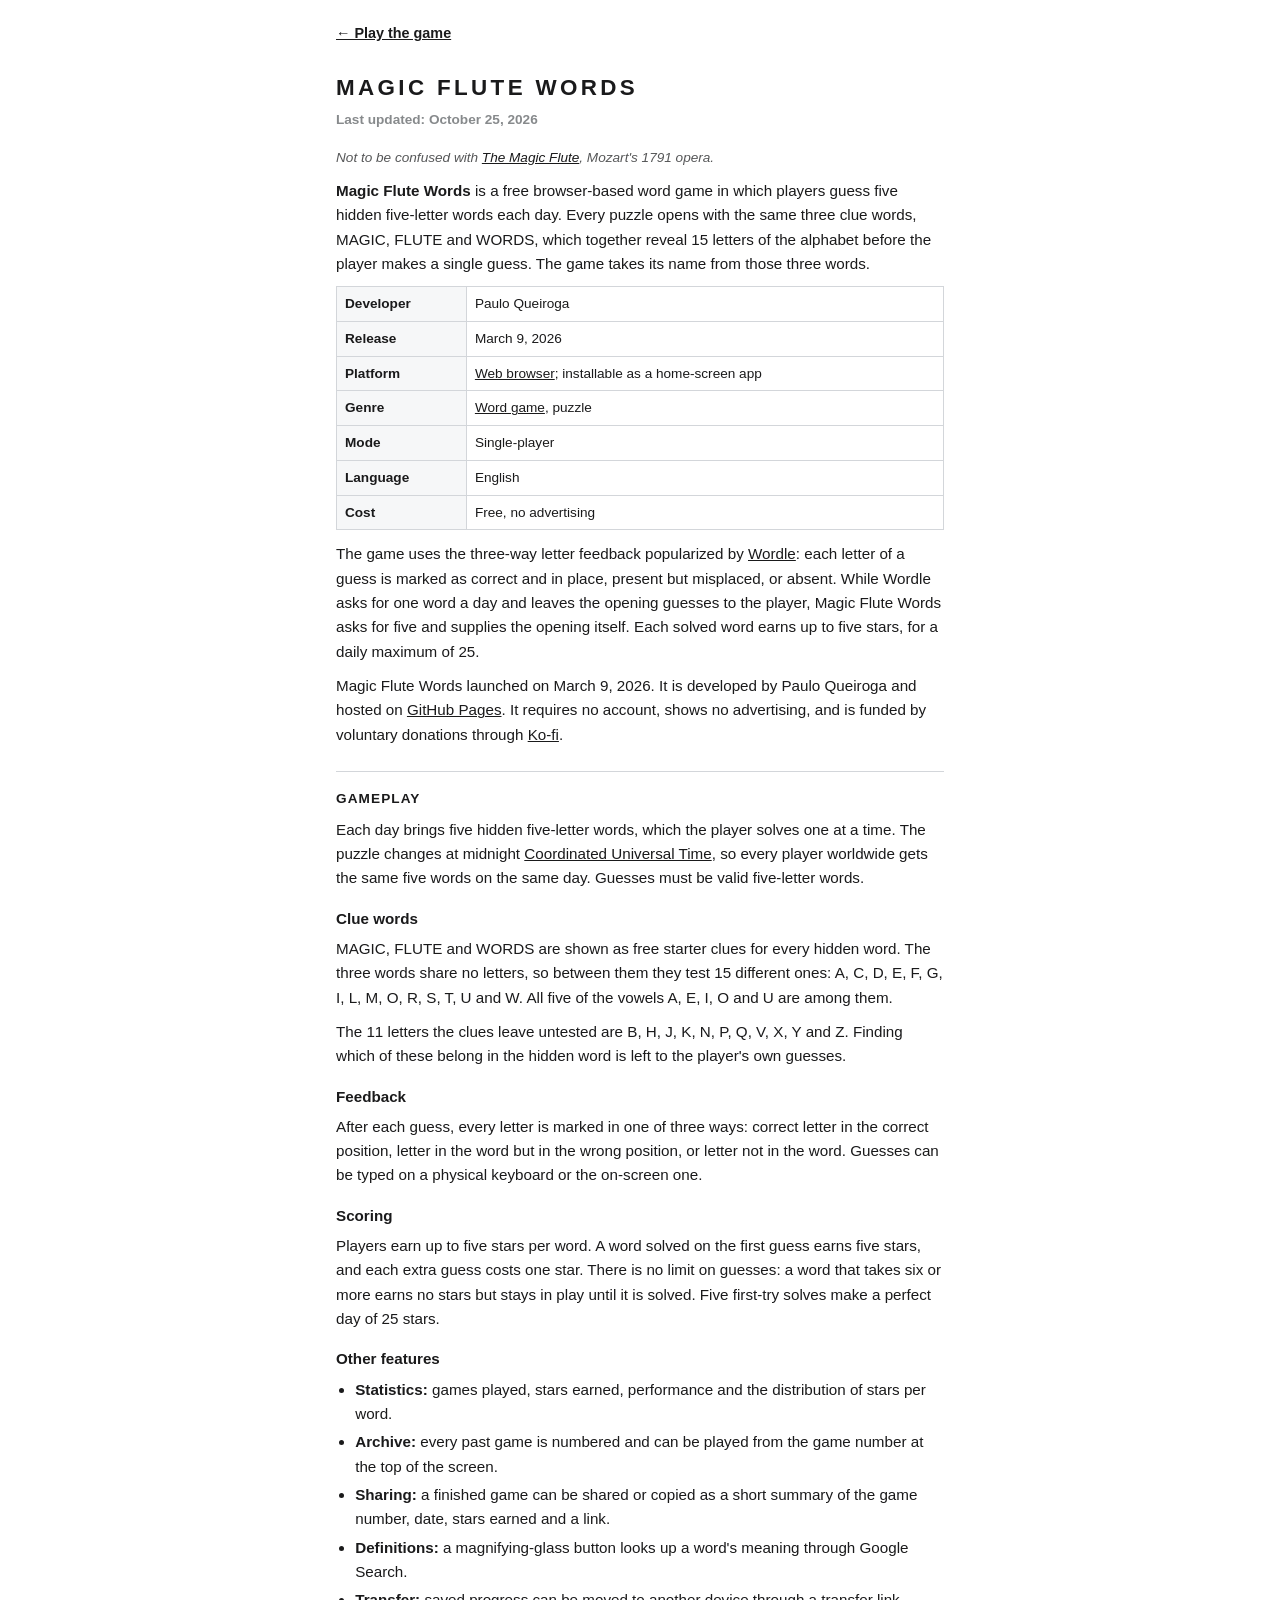
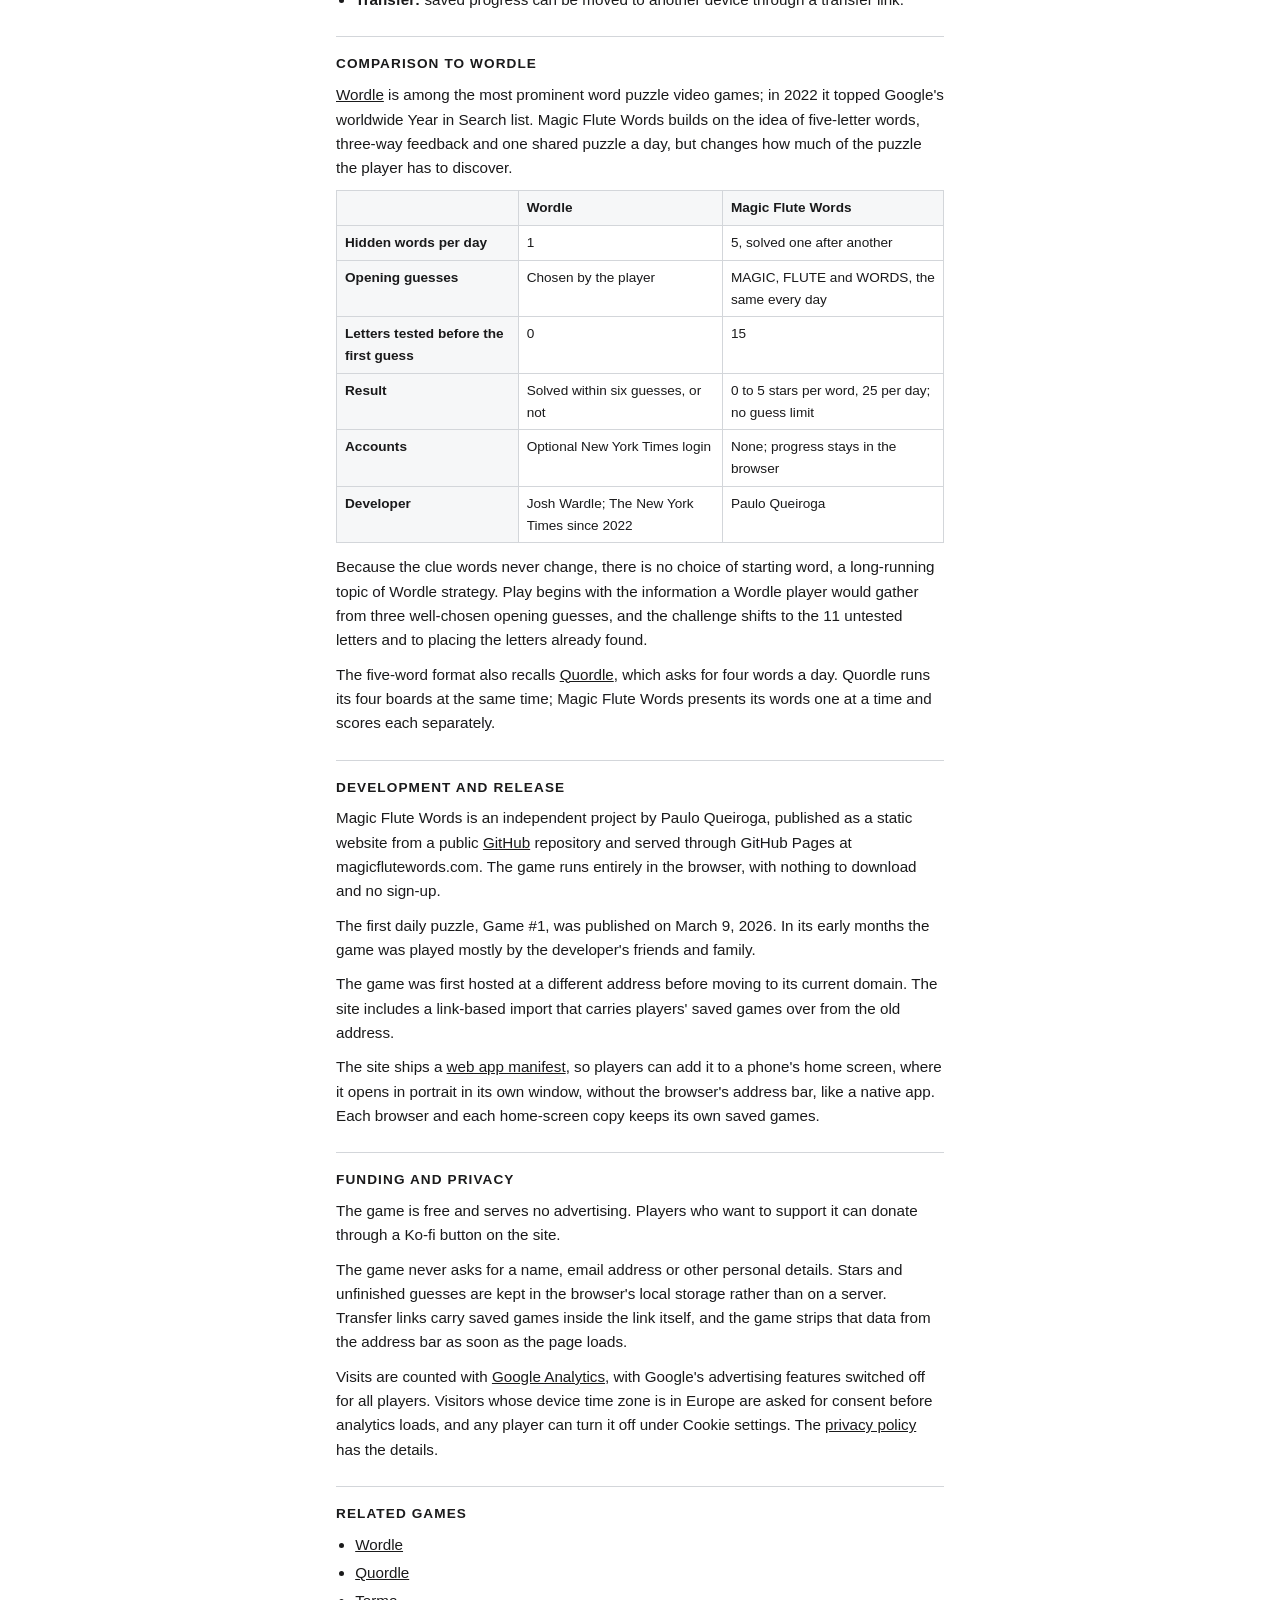
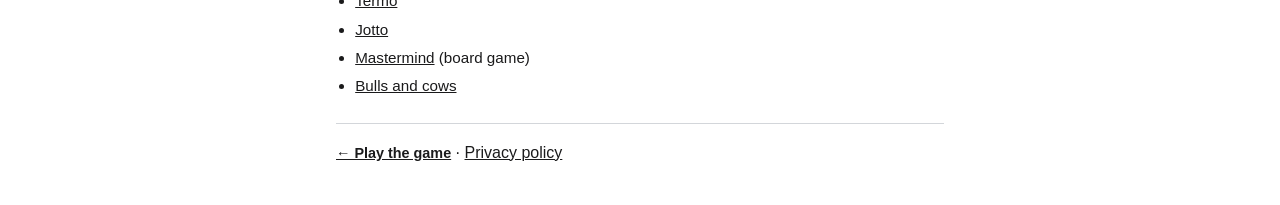
<file: about.html>
<!DOCTYPE html>
<html lang="en">
<head>
  <meta charset="UTF-8" />
  <meta name="viewport" content="width=device-width, initial-scale=1.0" />
  <title>About Magic Flute Words</title>
  <meta name="description" content="Magic Flute Words is a free daily word game: five hidden five-letter words a day, starting from three clue words, MAGIC, FLUTE and WORDS, that reveal 15 letters." />
  <link rel="canonical" href="https://www.magicflutewords.com/about.html" />
  <meta name="theme-color" content="#ffffff" />
  <meta property="og:type" content="article" />
  <meta property="og:site_name" content="Magic Flute Words" />
  <meta property="og:title" content="About Magic Flute Words" />
  <meta property="og:description" content="A free daily word game: five hidden five-letter words a day, starting from three clue words that reveal 15 letters." />
  <meta property="og:url" content="https://www.magicflutewords.com/about.html" />
  <meta property="og:image" content="https://www.magicflutewords.com/og-image.png" />
  <meta name="twitter:card" content="summary_large_image" />
  <link rel="icon" href="favicon.svg" type="image/svg+xml" />
  <link rel="icon" href="favicon-32.png" sizes="32x32" type="image/png" />
  <link rel="apple-touch-icon" href="apple-touch-icon.png" />
  <!-- The published form of PRESS-RELEASE.md - see README.md, "About Page". -->
  <link rel="stylesheet" href="css/page.css?v=1" />
</head>
<body>
  <main>
    <a class="back" href="./">← Play the game</a>

    <h1>Magic Flute Words</h1>
    <p class="updated">Last updated: October 25, 2026</p>
    <p class="hatnote">Not to be confused with <a href="https://en.wikipedia.org/wiki/The_Magic_Flute">The Magic Flute</a>, Mozart's 1791 opera.</p>

    <p><strong>Magic Flute Words</strong> is a free browser-based word game in which players guess five hidden five-letter words each day. Every puzzle opens with the same three clue words, MAGIC, FLUTE and WORDS, which together reveal 15 letters of the alphabet before the player makes a single guess. The game takes its name from those three words.</p>

    <div class="table-wrap">
      <table>
        <tbody>
          <tr><th scope="row">Developer</th><td>Paulo Queiroga</td></tr>
          <tr><th scope="row">Release</th><td>March 9, 2026</td></tr>
          <tr><th scope="row">Platform</th><td><a href="https://en.wikipedia.org/wiki/Browser_game">Web browser</a>; installable as a home-screen app</td></tr>
          <tr><th scope="row">Genre</th><td><a href="https://en.wikipedia.org/wiki/Word_game">Word game</a>, puzzle</td></tr>
          <tr><th scope="row">Mode</th><td>Single-player</td></tr>
          <tr><th scope="row">Language</th><td>English</td></tr>
          <tr><th scope="row">Cost</th><td>Free, no advertising</td></tr>
        </tbody>
      </table>
    </div>

    <p>The game uses the three-way letter feedback popularized by <a href="https://en.wikipedia.org/wiki/Wordle">Wordle</a>: each letter of a guess is marked as correct and in place, present but misplaced, or absent. While Wordle asks for one word a day and leaves the opening guesses to the player, Magic Flute Words asks for five and supplies the opening itself. Each solved word earns up to five stars, for a daily maximum of 25.</p>

    <p>Magic Flute Words launched on March 9, 2026. It is developed by Paulo Queiroga and hosted on <a href="https://en.wikipedia.org/wiki/GitHub_Pages">GitHub Pages</a>. It requires no account, shows no advertising, and is funded by voluntary donations through <a href="https://en.wikipedia.org/wiki/Ko-fi">Ko-fi</a>.</p>

    <h2>Gameplay</h2>
    <p>Each day brings five hidden five-letter words, which the player solves one at a time. The puzzle changes at midnight <a href="https://en.wikipedia.org/wiki/Coordinated_Universal_Time">Coordinated Universal Time</a>, so every player worldwide gets the same five words on the same day. Guesses must be valid five-letter words.</p>

    <h3>Clue words</h3>
    <p>MAGIC, FLUTE and WORDS are shown as free starter clues for every hidden word. The three words share no letters, so between them they test 15 different ones: A, C, D, E, F, G, I, L, M, O, R, S, T, U and W. All five of the vowels A, E, I, O and U are among them.</p>
    <p>The 11 letters the clues leave untested are B, H, J, K, N, P, Q, V, X, Y and Z. Finding which of these belong in the hidden word is left to the player's own guesses.</p>

    <h3>Feedback</h3>
    <p>After each guess, every letter is marked in one of three ways: correct letter in the correct position, letter in the word but in the wrong position, or letter not in the word. Guesses can be typed on a physical keyboard or the on-screen one.</p>

    <h3>Scoring</h3>
    <p>Players earn up to five stars per word. A word solved on the first guess earns five stars, and each extra guess costs one star. There is no limit on guesses: a word that takes six or more earns no stars but stays in play until it is solved. Five first-try solves make a perfect day of 25 stars.</p>

    <h3>Other features</h3>
    <ul>
      <li><strong>Statistics:</strong> games played, stars earned, performance and the distribution of stars per word.</li>
      <li><strong>Archive:</strong> every past game is numbered and can be played from the game number at the top of the screen.</li>
      <li><strong>Sharing:</strong> a finished game can be shared or copied as a short summary of the game number, date, stars earned and a link.</li>
      <li><strong>Definitions:</strong> a magnifying-glass button looks up a word's meaning through Google Search.</li>
      <li><strong>Transfer:</strong> saved progress can be moved to another device through a transfer link.</li>
    </ul>

    <h2>Comparison to Wordle</h2>
    <p><a href="https://en.wikipedia.org/wiki/Wordle">Wordle</a> is among the most prominent word puzzle video games; in 2022 it topped Google's worldwide Year in Search list. Magic Flute Words builds on the idea of five-letter words, three-way feedback and one shared puzzle a day, but changes how much of the puzzle the player has to discover.</p>

    <div class="table-wrap">
      <table>
        <thead>
          <tr><th scope="col"></th><th scope="col">Wordle</th><th scope="col">Magic Flute Words</th></tr>
        </thead>
        <tbody>
          <tr><th scope="row">Hidden words per day</th><td>1</td><td>5, solved one after another</td></tr>
          <tr><th scope="row">Opening guesses</th><td>Chosen by the player</td><td>MAGIC, FLUTE and WORDS, the same every day</td></tr>
          <tr><th scope="row">Letters tested before the first guess</th><td>0</td><td>15</td></tr>
          <tr><th scope="row">Result</th><td>Solved within six guesses, or not</td><td>0 to 5 stars per word, 25 per day; no guess limit</td></tr>
          <tr><th scope="row">Accounts</th><td>Optional New York Times login</td><td>None; progress stays in the browser</td></tr>
          <tr><th scope="row">Developer</th><td>Josh Wardle; The New York Times since 2022</td><td>Paulo Queiroga</td></tr>
        </tbody>
      </table>
    </div>

    <p>Because the clue words never change, there is no choice of starting word, a long-running topic of Wordle strategy. Play begins with the information a Wordle player would gather from three well-chosen opening guesses, and the challenge shifts to the 11 untested letters and to placing the letters already found.</p>
    <p>The five-word format also recalls <a href="https://en.wikipedia.org/wiki/Quordle">Quordle</a>, which asks for four words a day. Quordle runs its four boards at the same time; Magic Flute Words presents its words one at a time and scores each separately.</p>

    <h2>Development and release</h2>
    <p>Magic Flute Words is an independent project by Paulo Queiroga, published as a static website from a public <a href="https://en.wikipedia.org/wiki/GitHub">GitHub</a> repository and served through GitHub Pages at magicflutewords.com. The game runs entirely in the browser, with nothing to download and no sign-up.</p>
    <p>The first daily puzzle, Game #1, was published on March 9, 2026. In its early months the game was played mostly by the developer's friends and family.</p>
    <p>The game was first hosted at a different address before moving to its current domain. The site includes a link-based import that carries players' saved games over from the old address.</p>
    <p>The site ships a <a href="https://en.wikipedia.org/wiki/Progressive_web_app">web app manifest</a>, so players can add it to a phone's home screen, where it opens in portrait in its own window, without the browser's address bar, like a native app. Each browser and each home-screen copy keeps its own saved games.</p>

    <h2>Funding and privacy</h2>
    <p>The game is free and serves no advertising. Players who want to support it can donate through a Ko-fi button on the site.</p>
    <p>The game never asks for a name, email address or other personal details. Stars and unfinished guesses are kept in the browser's local storage rather than on a server. Transfer links carry saved games inside the link itself, and the game strips that data from the address bar as soon as the page loads.</p>
    <p>Visits are counted with <a href="https://en.wikipedia.org/wiki/Google_Analytics">Google Analytics</a>, with Google's advertising features switched off for all players. Visitors whose device time zone is in Europe are asked for consent before analytics loads, and any player can turn it off under Cookie settings. The <a href="privacy.html">privacy policy</a> has the details.</p>

    <h2>Related games</h2>
    <ul>
      <li><a href="https://en.wikipedia.org/wiki/Wordle">Wordle</a></li>
      <li><a href="https://en.wikipedia.org/wiki/Quordle">Quordle</a></li>
      <li><a href="https://en.wikipedia.org/wiki/Termo_(video_game)">Termo</a></li>
      <li><a href="https://en.wikipedia.org/wiki/Jotto">Jotto</a></li>
      <li><a href="https://en.wikipedia.org/wiki/Mastermind_(board_game)">Mastermind</a> (board game)</li>
      <li><a href="https://en.wikipedia.org/wiki/Bulls_and_cows">Bulls and cows</a></li>
    </ul>

    <footer>
      <a class="back" href="./">← Play the game</a> · <a href="privacy.html">Privacy policy</a>
    </footer>
  </main>
</body>
</html>
</file>
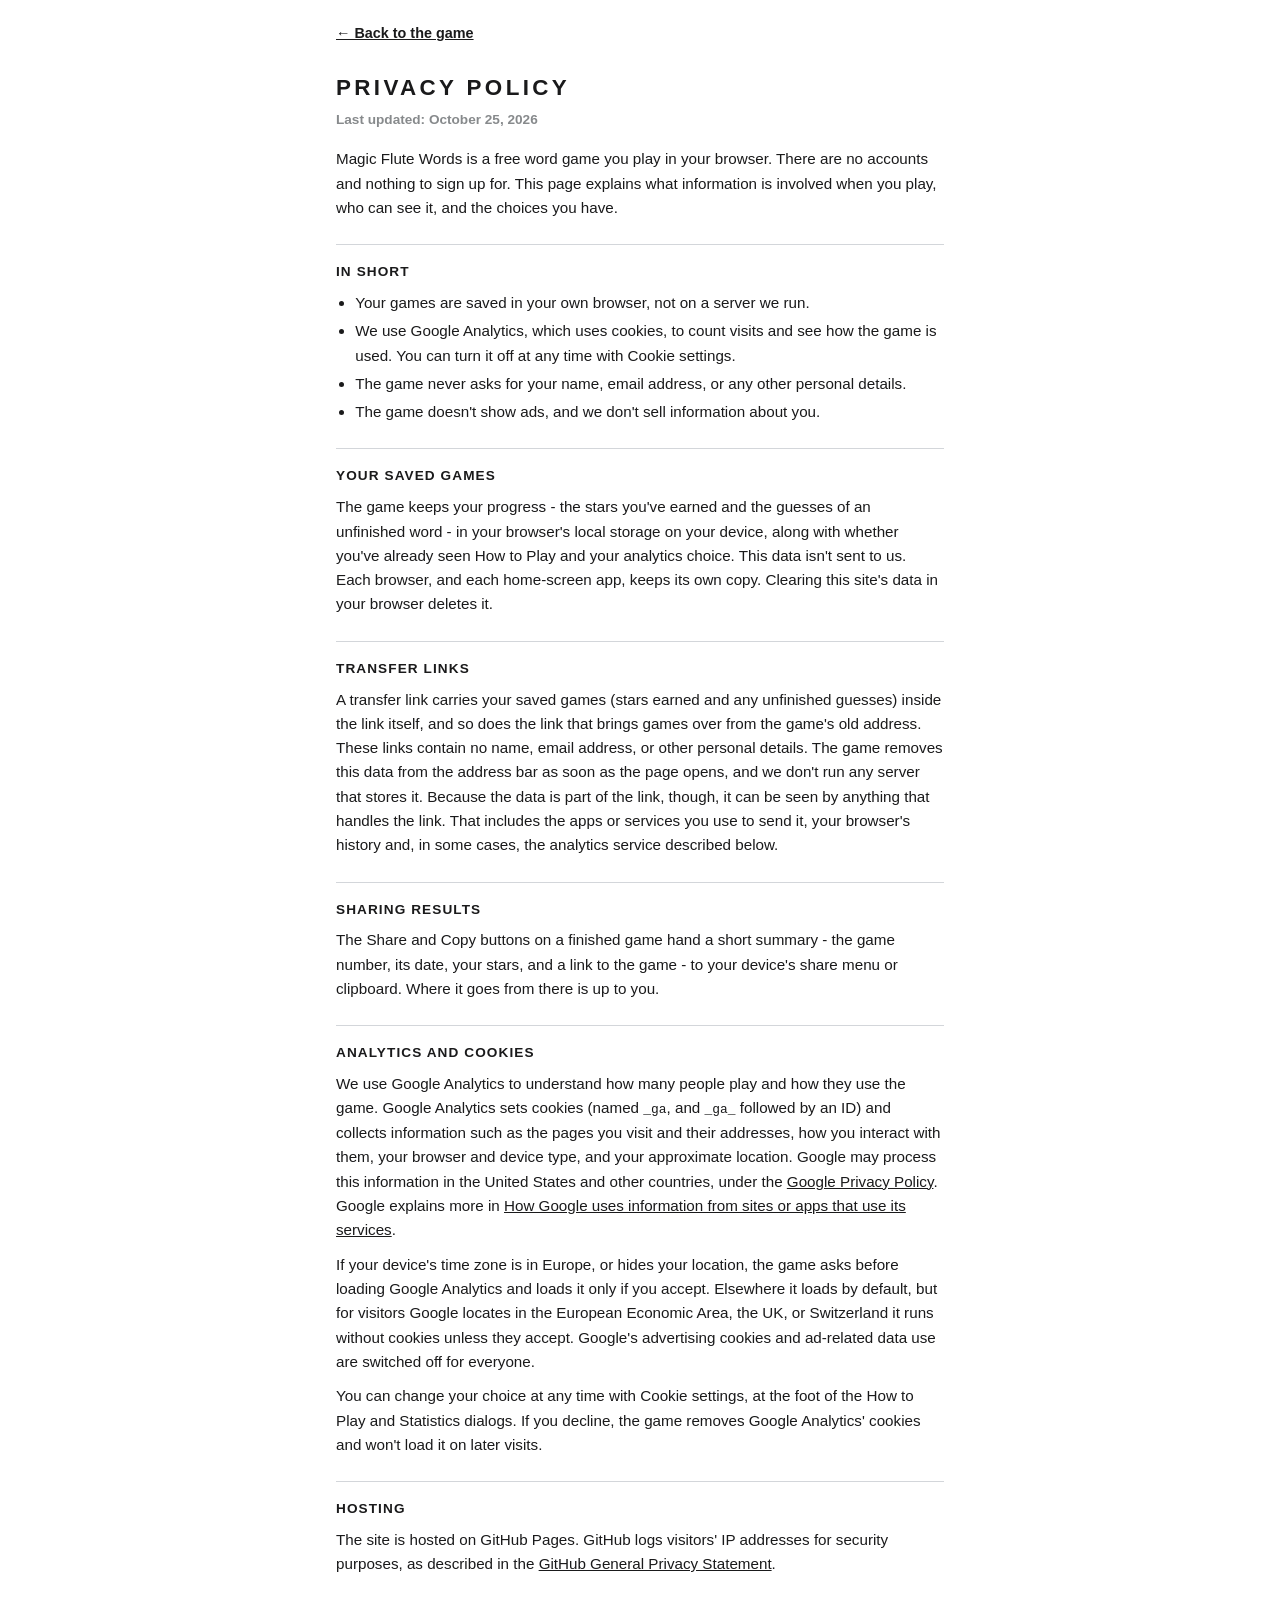
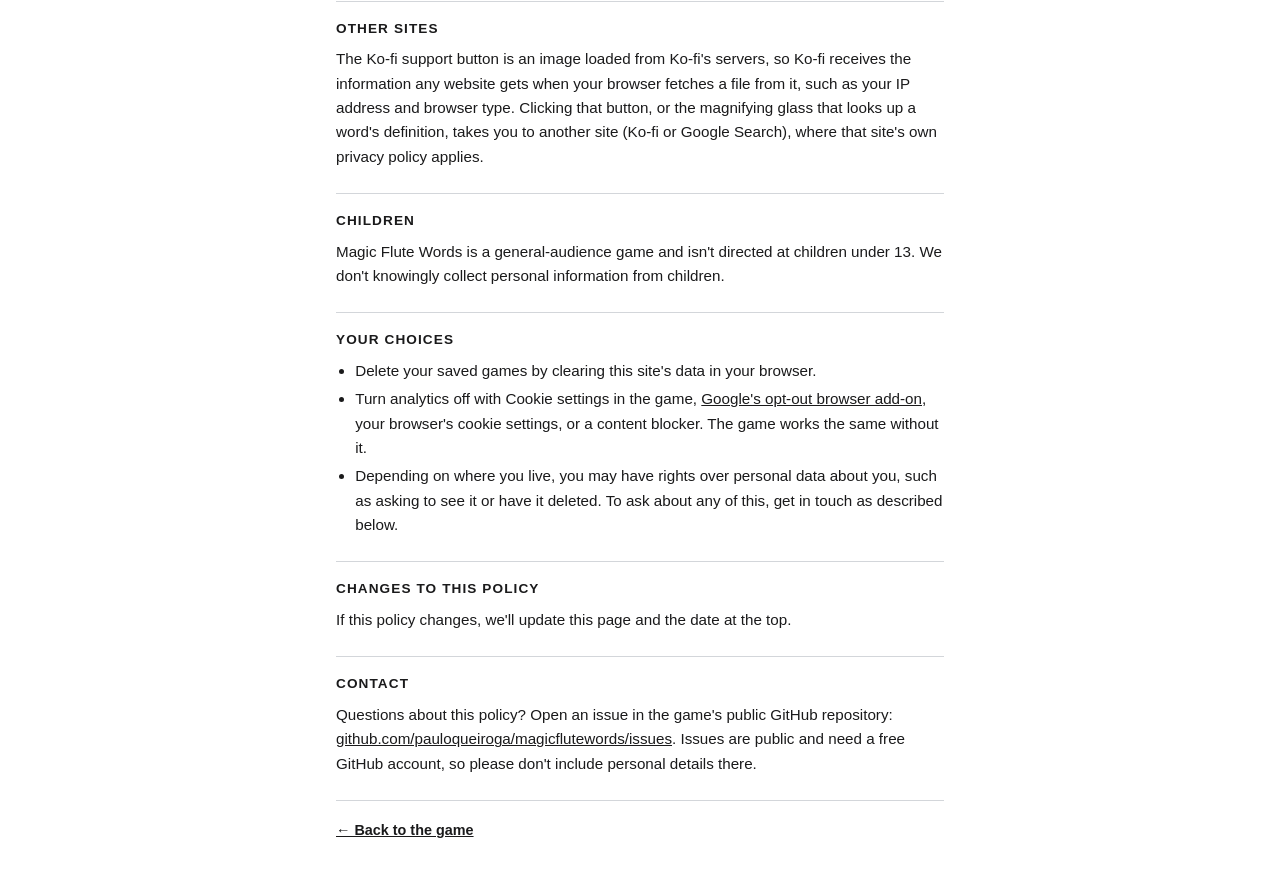
<file: privacy.html>
<!DOCTYPE html>
<html lang="en">
<head>
  <meta charset="UTF-8" />
  <meta name="viewport" content="width=device-width, initial-scale=1.0" />
  <title>Privacy Policy - Magic Flute Words</title>
  <meta name="description" content="What information Magic Flute Words involves, who can see it, and the choices you have." />
  <link rel="canonical" href="https://www.magicflutewords.com/privacy.html" />
  <meta name="theme-color" content="#ffffff" />
  <link rel="icon" href="favicon.svg" type="image/svg+xml" />
  <link rel="icon" href="favicon-32.png" sizes="32x32" type="image/png" />
  <link rel="apple-touch-icon" href="apple-touch-icon.png" />
  <link rel="stylesheet" href="css/page.css?v=1" />
</head>
<body>
  <main>
    <a class="back" href="./">← Back to the game</a>

    <h1>Privacy Policy</h1>
    <p class="updated">Last updated: October 25, 2026</p>

    <p>Magic Flute Words is a free word game you play in your browser. There are no accounts and nothing to sign up for. This page explains what information is involved when you play, who can see it, and the choices you have.</p>

    <h2>In short</h2>
    <ul>
      <li>Your games are saved in your own browser, not on a server we run.</li>
      <li>We use Google Analytics, which uses cookies, to count visits and see how the game is used. You can turn it off at any time with Cookie settings.</li>
      <li>The game never asks for your name, email address, or any other personal details.</li>
      <li>The game doesn't show ads, and we don't sell information about you.</li>
    </ul>

    <h2>Your saved games</h2>
    <p>The game keeps your progress - the stars you've earned and the guesses of an unfinished word - in your browser's local storage on your device, along with whether you've already seen How to Play and your analytics choice. This data isn't sent to us. Each browser, and each home-screen app, keeps its own copy. Clearing this site's data in your browser deletes it.</p>

    <h2>Transfer links</h2>
    <p>A transfer link carries your saved games (stars earned and any unfinished guesses) inside the link itself, and so does the link that brings games over from the game's old address. These links contain no name, email address, or other personal details. The game removes this data from the address bar as soon as the page opens, and we don't run any server that stores it. Because the data is part of the link, though, it can be seen by anything that handles the link. That includes the apps or services you use to send it, your browser's history and, in some cases, the analytics service described below.</p>

    <h2>Sharing results</h2>
    <p>The Share and Copy buttons on a finished game hand a short summary - the game number, its date, your stars, and a link to the game - to your device's share menu or clipboard. Where it goes from there is up to you.</p>

    <h2>Analytics and cookies</h2>
    <p>We use Google Analytics to understand how many people play and how they use the game. Google Analytics sets cookies (named <code>_ga</code>, and <code>_ga_</code> followed by an ID) and collects information such as the pages you visit and their addresses, how you interact with them, your browser and device type, and your approximate location. Google may process this information in the United States and other countries, under the <a href="https://policies.google.com/privacy">Google Privacy Policy</a>. Google explains more in <a href="https://policies.google.com/technologies/partner-sites">How Google uses information from sites or apps that use its services</a>.</p>
    <p>If your device's time zone is in Europe, or hides your location, the game asks before loading Google Analytics and loads it only if you accept. Elsewhere it loads by default, but for visitors Google locates in the European Economic Area, the UK, or Switzerland it runs without cookies unless they accept. Google's advertising cookies and ad-related data use are switched off for everyone.</p>
    <p>You can change your choice at any time with Cookie settings, at the foot of the How to Play and Statistics dialogs. If you decline, the game removes Google Analytics' cookies and won't load it on later visits.</p>

    <h2>Hosting</h2>
    <p>The site is hosted on GitHub Pages. GitHub logs visitors' IP addresses for security purposes, as described in the <a href="https://docs.github.com/en/site-policy/privacy-policies/github-general-privacy-statement">GitHub General Privacy Statement</a>.</p>

    <h2>Other sites</h2>
    <p>The Ko-fi support button is an image loaded from Ko-fi's servers, so Ko-fi receives the information any website gets when your browser fetches a file from it, such as your IP address and browser type. Clicking that button, or the magnifying glass that looks up a word's definition, takes you to another site (Ko-fi or Google Search), where that site's own privacy policy applies.</p>

    <h2>Children</h2>
    <p>Magic Flute Words is a general-audience game and isn't directed at children under 13. We don't knowingly collect personal information from children.</p>

    <h2>Your choices</h2>
    <ul>
      <li>Delete your saved games by clearing this site's data in your browser.</li>
      <li>Turn analytics off with Cookie settings in the game, <a href="https://tools.google.com/dlpage/gaoptout">Google's opt-out browser add-on</a>, your browser's cookie settings, or a content blocker. The game works the same without it.</li>
      <li>Depending on where you live, you may have rights over personal data about you, such as asking to see it or have it deleted. To ask about any of this, get in touch as described below.</li>
    </ul>

    <h2>Changes to this policy</h2>
    <p>If this policy changes, we'll update this page and the date at the top.</p>

    <h2>Contact</h2>
    <p>Questions about this policy? Open an issue in the game's public GitHub repository: <a href="https://github.com/pauloqueiroga/magicflutewords/issues">github.com/pauloqueiroga/magicflutewords/issues</a>. Issues are public and need a free GitHub account, so please don't include personal details there.</p>

    <footer>
      <a class="back" href="./">← Back to the game</a>
    </footer>
  </main>
</body>
</html>
</file>
<file: css/page.css>
/* Text pages (about.html, privacy.html). The game's own stylesheet locks the
   page to one screen, so these pages use this one instead. */

*, *::before, *::after { box-sizing: border-box; }

body {
  margin: 0;
  font-family: 'Clear Sans', 'Helvetica Neue', Arial, sans-serif;
  background: #fff;
  color: #1a1a1b;
  line-height: 1.6;
  overflow-wrap: break-word;
}

main {
  max-width: 640px;
  margin: 0 auto;
  padding: 20px 16px 40px;
}

a { color: #1a1a1b; }

.back {
  font-size: 0.9rem;
  font-weight: 700;
}

h1 {
  font-size: 1.4rem;
  letter-spacing: 0.15em;
  text-transform: uppercase;
  margin: 24px 0 4px;
}

.updated {
  margin: 0 0 16px;
  font-size: 0.85rem;
  font-weight: 700;
  color: #878a8c;
}

h2 {
  font-size: 0.85rem;
  letter-spacing: 0.08em;
  text-transform: uppercase;
  border-top: 1px solid #d3d6da;
  margin: 24px 0 8px;
  padding-top: 16px;
}

h3 {
  font-size: 0.95rem;
  margin: 16px 0 6px;
}

p, li { font-size: 0.95rem; }
p { margin: 0 0 10px; }
ul { margin: 0 0 10px; padding-left: 1.2em; }
li { margin-bottom: 4px; }

code {
  font-family: ui-monospace, Menlo, Consolas, monospace;
  font-size: 0.85em;
}

/* "Not to be confused with" line under the title. */
.hatnote {
  font-size: 0.85rem;
  font-style: italic;
  color: #565758;
}

/* Wide tables scroll inside their box rather than widening the page. */
.table-wrap {
  overflow-x: auto;
  margin: 0 0 12px;
}

table {
  width: 100%;
  border-collapse: collapse;
  font-size: 0.85rem;
}

th, td {
  border: 1px solid #d3d6da;
  padding: 6px 8px;
  text-align: left;
  vertical-align: top;
}

thead th,
tbody th { background: #f6f7f8; }

footer {
  border-top: 1px solid #d3d6da;
  margin-top: 24px;
  padding-top: 16px;
}
</file>
